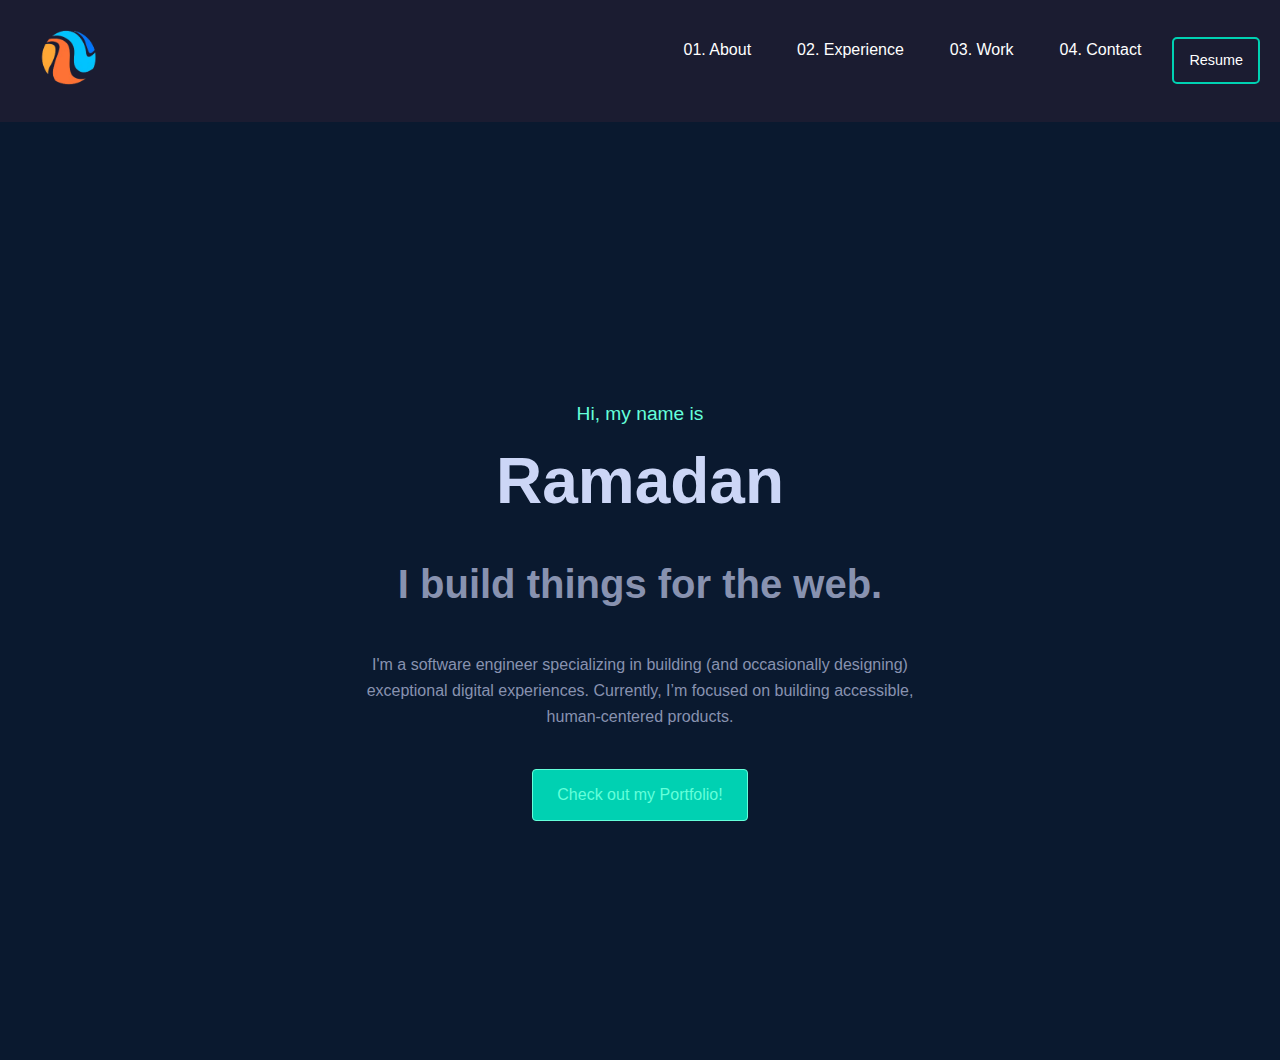
<file: index.html>
<!DOCTYPE html>
<html lang="en">
<head>
  <meta charset="UTF-8">
  <meta name="viewport" content="width=device-width, initial-scale=1.0">
  <title>shittu site</title>
  <link rel="stylesheet" href="style.css">
</head>
<body>
  <header>
    <nav>
      <a href="#"><img src="image/logo3.png" alt="Site Logo" class="logo"></a>
      <ul class="nav-links">
        <li><a href="https://github.com/SHITTURAMADAN/myproject">01. About</a></li>
        <li><a href="https://github.com/SHITTURAMADAN/myproject">02. Experience</a></li>
        <li><a href="https://github.com/SHITTURAMADAN/myproject">03. Work</a></li>
        <li><a href="https://github.com/SHITTURAMADAN/myproject">04. Contact</a></li>
        <a href="https://github.com/SHITTURAMADAN/myproject" class="resume-btn">Resume</a>
      </ul>
      <div class="hamburger">
        <span></span>
        <span></span>
        <span></span>
      </div>
    </nav>
  </header>
  

  <section class="hero">
    <p class="intro-text">Hi, my name is</p>
    <h1 class="name">Ramadan</h1>
    <h2 class="tagline">I build things for the web.</h2>
    <p class="description">
      I'm a software engineer specializing in building (and occasionally designing) exceptional digital experiences. Currently, I’m focused on building accessible, human-centered products.
    </p>
    <a href="https://github.com/SHITTURAMADAN/myproject" class="cta-btn">Check out my Portfolio!</a>
  </section>



  <script>
    const hamburger = document.querySelector('.hamburger');
    const navLinks = document.querySelector('.nav-links');
  
    hamburger.addEventListener('click', () => {
      hamburger.classList.toggle('active');
      navLinks.classList.toggle('active');
    });
  </script>
  
</body>
</html>
</file>
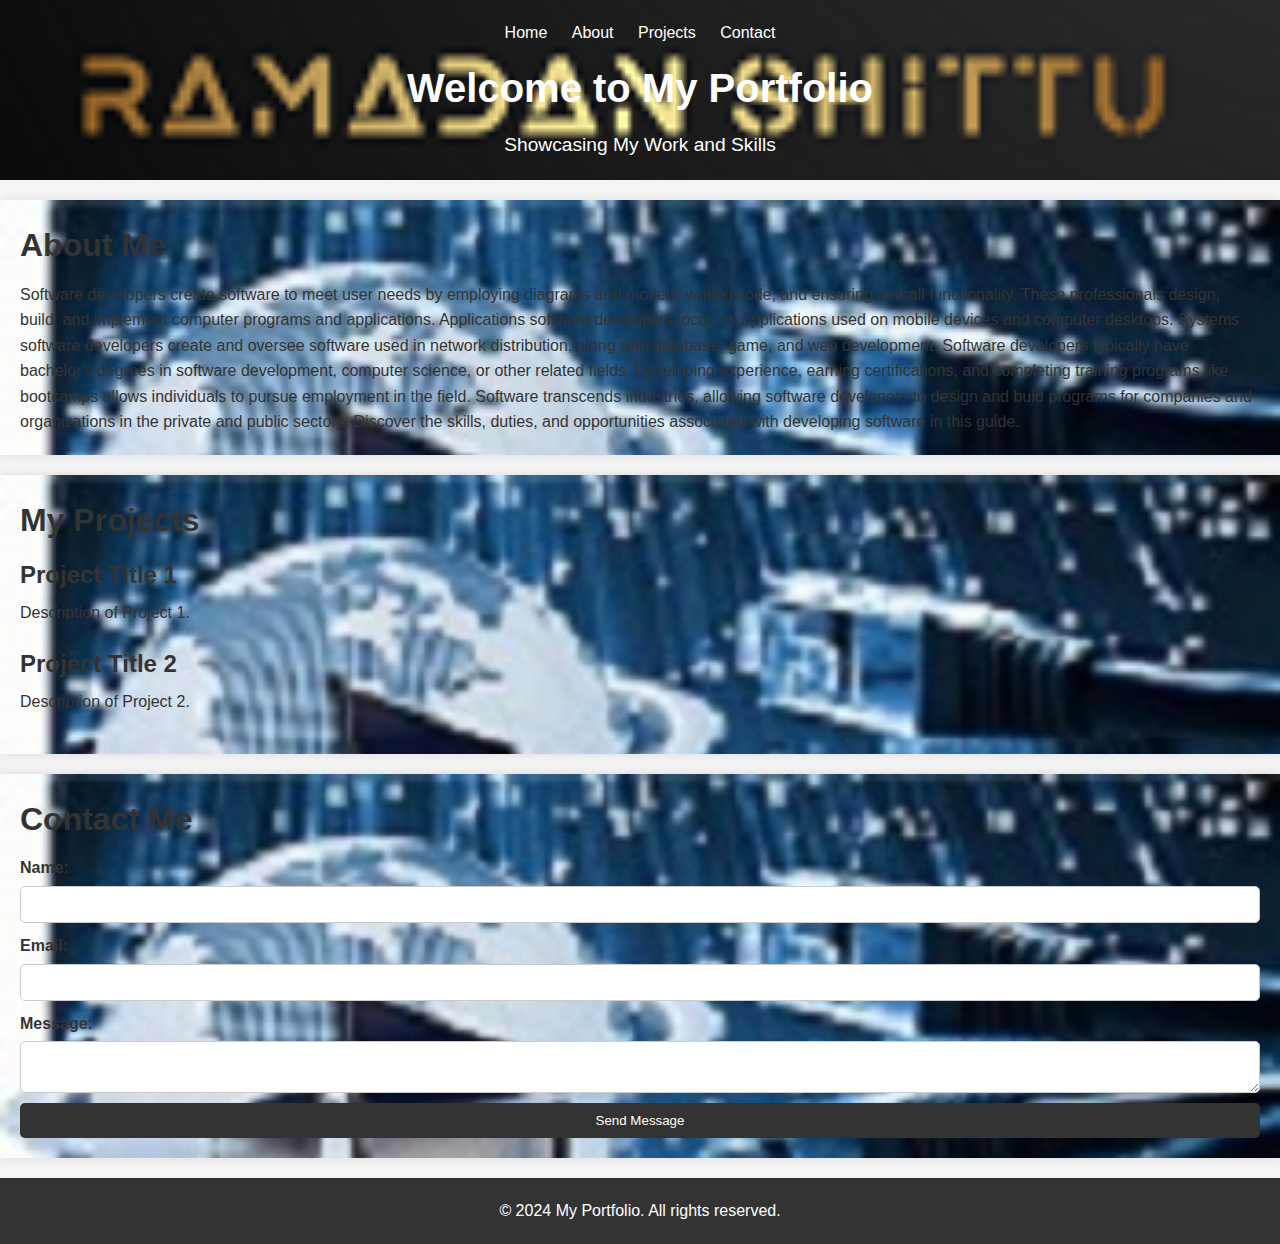
<file: index2.html>
<!DOCTYPE html>
<html lang="en">
<head>
    <meta charset="UTF-8">
    <meta name="viewport" content="width=device-width, initial-scale=1.0">
    <title>My Portfolio</title>
    <link rel="stylesheet" href="style2.css">
</head>
<body>
    <header>
        <nav>
            <ul>
                <li><a href="#home">Home</a></li>
                <li><a href="#about">About</a></li>
                <li><a href="#projects">Projects</a></li>
                <li><a href="#contact">Contact</a></li>
            </ul>
        </nav>
        <h1>Welcome to My Portfolio</h1>
        <p>Showcasing My Work and Skills</p>
    </header>

    <section id="about">
        <span class="colour-change">
        <h2>About Me</h2>
        <p> Software developers create software to meet user needs by employing diagrams and models,
            writing code, and ensuring overall functionality. These professionals design, build,
             and implement computer programs and applications. Applications software developers
              focus on applications used on mobile devices and computer desktops.
               Systems software developers create and oversee software used in network
                distribution, along with database, game, and web development. Software developers 
                typically have bachelor's degrees in software development, computer science, or other related fields.
                 Developing experience, earning certifications, and completing training programs like bootcamps
                  allows individuals to pursue employment in the field. Software transcends industries, allowing
                   software developers to design and buid programs for companies and organizations in the private
                    and public sectors. Discover the skills, duties, and opportunities associated with developing
                     software in this guide.</p>
                    </span>
                    <style>
                        .colour-change {
                         animation: colour-change  5s infinite;
                        }
                        @keyframes colour-change {
                            0% {color: aqua;}
                            50% {color: blue;}
                            100%{color: black;}
                                }
                             </style>
    </section>

    <section id="projects">
        <h2>My Projects</h2>
        <div class="project">
            <h3>Project Title 1</h3>
            <p>Description of Project 1.</p>
        </div>
        <div class="project">
            <h3>Project Title 2</h3>
            <p>Description of Project 2.</p>
        </div>
        <!-- Add more projects as needed -->
    </section>

    <section id="contact">
        <h2>Contact Me</h2>
        <form action="#" method="post">
            <label for="name">Name:</label>
            <input type="text" id="name" name="name" required>

            <label for="email">Email:</label>
            <input type="email" id="email" name="email" required>

            <label for="message">Message:</label>
            <textarea id="message" name="message" required></textarea>

            <button type="submit">Send Message</button>
        </form>
    </section>

    <footer>
        <p>&copy; 2024 My Portfolio. All rights reserved.</p>
    </footer>
</body>
</html>
</file>
<file: style.css>
/* Add this to your style.css */

body {
    margin: 0;
    font-family: Arial, sans-serif;
  }
  
  .hidden {
    opacity: 0;
    transform: translateX(-100%);
  }
  
  .slide-in {
    animation: slideIn 1s ease-out forwards;
  }
  
  @keyframes slideIn {
    0% {
      opacity: 0;
      transform: translateX(-100%);
    }
    100% {
      opacity: 1;
      transform: translateX(0);
    }
  }

  /* General reset */
* {
    margin: 0;
    padding: 0;
    box-sizing: border-box;
  }
  
  body {
    font-family: 'Arial', sans-serif;
    color: #333;
    background-color: #f7f7f7;
    line-height: 1.6;
  }
  
  /* Navigation styling */
  header {
    background-color: #333;
    padding: 20px 0;
  }
  
  nav {
    display: flex;
    justify-content: space-between;
    align-items: center;
    padding: 0 20px;
  }
  
  .logo {
    width: 100px;
    height: auto;
  }
  
  nav ul {
    display: flex;
    justify-content: space-around;
    list-style-type: none;
  }
  
  nav ul li {
    margin: 0 15px;
  }
  
  nav ul li a {
    color: #fff;
    text-decoration: none;
    font-size: 16px;
  }
  
  nav ul a:hover {
    color: #00d1b2;
  }
  
  .resume-btn {
    color: #fff;
    border: 2px solid #00d1b2;
    padding: 10px 15px;
    border-radius: 5px;
    transition: background-color 0.3s, color 0.3s;
  }
  
  .resume-btn:hover {
    background-color: #00d1b2;
    color: #fff;
  }
  
  /* Hero Section */
  .hero {
    display: flex;
    flex-direction: column;
    justify-content: center;
    align-items: center;
    height: 100vh;
    text-align: center;
    /* background-color: #f7f7f7; */
    padding: 0 20px;
  }
  
  .intro-text {
    font-size: 1.2rem;
    color: #666;
    animation: fadeInUp 1s ease-in-out;
  }
  
  .name {
    font-size: 4rem;
    color: #333;
    animation: fadeInUp 1.5s ease-in-out;
  }
  
  .tagline {
    font-size: 2.5rem;
    color: #00d1b2;
    margin: 20px 0;
    animation: fadeInUp 2s ease-in-out;
  }
  
  .description {
    font-size: 1.2rem;
    max-width: 700px;
    color: #555;
    margin-bottom: 40px;
    animation: fadeInUp 2.5s ease-in-out;
  }
  
  .cta-btn {
    padding: 12px 25px;
    background-color: #00d1b2;
    color: #fff;
    text-decoration: none;
    border-radius: 30px;
    transition: background-color 0.3s;
    animation: fadeInUp 3s ease-in-out;
  }
  
  .cta-btn:hover {
    background-color: #028c7e;
  }
  
  /* Fade in animation */
  @keyframes fadeInUp {
    from {
      opacity: 0;
      transform: translateY(20px);
    }
    to {
      opacity: 1;
      transform: translateY(0);
    }
  }
  
  /* Responsive styles */
  @media (max-width: 768px) {
    .name {
      font-size: 3rem;
    }
    
    .tagline {
      font-size: 2rem;
    }
    
    .description {
      font-size: 1rem;
    }
  
    nav ul {
      flex-direction: column;
    }
  }
  
  














* {
    margin: 0;
    padding: 0;
    box-sizing: border-box;
  }
  
  body {
    font-family: 'Arial', sans-serif;
    background-color: #0a192f;
    color: #ccd6f6;
    line-height: 1.6;
    display: flex;
    justify-content: center;
    align-items: center;
    min-height: 100vh;
    padding: 0 2rem;
  }
  
  header {
    position: fixed;
    top: 0;
    width: 100%;
    padding: 1rem 0;
    background-color: #0a192f;
    z-index: 10;
  }
  
  nav ul {
    list-style: none;
    display: flex;
    justify-content: flex-end;
    gap: 1rem;
  }
  
  nav a {
    color: #64ffda;
    text-decoration: none;
    font-size: 0.9rem;
    font-weight: 500;
  }
  
  .resume-btn {
    padding: 0.5rem 1rem;
    border: 1px solid #64ffda;
    color: #64ffda;
    text-decoration: none;
    font-size: 0.9rem;
    border-radius: 4px;
    transition: 0.3s ease;
  }
  
  .resume-btn:hover {
    background-color: rgba(100, 255, 218, 0.1);
  }
  
  .hero {
    text-align: center;
    margin-top: 15vh;
  }
  
  .intro-text {
    color: #64ffda;
    font-size: 1.2rem;
  }
  
  .name {
    font-size: 4rem;
    font-weight: bold;
    color: #ccd6f6;
  }
  
  .tagline {
    font-size: 2.5rem;
    color: #8892b0;
  }
  
  .description {
    font-size: 1rem;
    color: #8892b0;
    max-width: 600px;
    margin: 1rem auto;
  }
  
  .cta-btn {
    margin-top: 1.5rem;
    padding: 0.75rem 1.5rem;
    border: 1px solid #64ffda;
    color: #64ffda;
    text-decoration: none;
    border-radius: 4px;
    transition: 0.3s ease;
  }
  
  .cta-btn:hover {
    background-color: rgba(100, 255, 218, 0.1);
  }
  

  /* General reset */
* {
    margin: 0;
    padding: 0;
    box-sizing: border-box;
  }
  
  body {
    font-family: 'Arial', sans-serif;
    color: #333;
    /* background-color: #f7f7f7; */
    line-height: 1.6;
  }
  
  /* Navigation styling */
  header {
    background-color: #1b1c31;
    padding: 20px 0;

  }
  
  nav {
    display: flex;
    justify-content: space-between;
    align-items: center;
    padding: 0 20px;
  }
  
  .logo {
    width: 100px;
    height: auto;
  }
  
  /* Hamburger icon styling */
  .hamburger {
    display: none;
    flex-direction: column;
    cursor: pointer;
    margin-right: 10px;
  }
  
  .hamburger span {
    height: 3px;
    width: 25px;
    background-color: #fff;
    margin: 4px 0;
    transition: 0.4s;
  }
  
  /* Navigation Links */
  nav ul {
    display: flex;
    justify-content: space-around;
    list-style-type: none;
  }
  
  nav ul li {
    margin: 0 15px;
  }
  
  nav ul li a {
    color: #fff;
    text-decoration: none;
    font-size: 16px;
  }
  
  nav ul a:hover {
    color: #00d1b2;
  }
  
  .resume-btn {
    color: #fff;
    border: 2px solid #00d1b2;
    padding: 10px 15px;
    border-radius: 5px;
    transition: background-color 0.3s, color 0.3s;
  }
  
  .resume-btn:hover {
    background-color: #00d1b2;
    color: #fff;
  }
  
  /* Responsive Navigation */
  @media (max-width: 768px) {
    .nav-links {
      position: absolute;
      top: 70px;
      right: 0;
      height: 60vh;
      width: 100%;
      background-color: #191829;
      flex-direction: column;
      align-items: center;
      justify-content: center;
      display: none;
      transition: all 0.3s ease;
    }
  
    .nav-links.active {
      display: flex;
    }
  
    .nav-links li {
      margin: 20px 0;
    }
  
    /* Hamburger icon visible */
    .hamburger {
      display: flex;
    }
  }
  
  /* Animate hamburger icon */
  .hamburger.active span:nth-child(1) {
    transform: rotate(-45deg) translate(-5px, 6px);
  }
  
  .hamburger.active span:nth-child(2) {
    opacity: 0;
  }
  
  .hamburger.active span:nth-child(3) {
    transform: rotate(45deg) translate(-5px, -6px);
  }
  

  .hero{
    margin-top: 10rem;
  }
</file>
<file: style2.css>
* {
    margin: 0;
    padding: 0;
    box-sizing: border-box;
}

body {
    font-family: Arial, sans-serif;
    line-height: 1.6;
    background-color: #f4f4f4;
    color: #333;
}

header {
    background-image: url(images/ramadan_logo.PNG);
    background-size: cover;
    color: #fff;
    padding: 20px;
    text-align: center;
}

nav ul {
    list-style: none;
}

nav ul li {
    display: inline;
    margin: 0 10px;
}

nav ul li a {
    color: #fff;
    text-decoration: none;
}

header h1 {
    font-size: 2.5rem;
    margin: 10px 0;
}

header p {
    font-size: 1.2rem;
}

section {
    padding: 20px;
    margin: 20px 0;
    box-shadow: 0 0 10px rgba(0, 0, 0, 0.1);
    background-image:url(images/OIP.jpg);
    background-size: cover;
    
    
}

h2 {
    font-size: 2rem;
    margin-bottom: 10px;
}

.project {
    margin-bottom: 20px;
}

.project h3 {
    font-size: 1.5rem;
    margin-bottom: 5px;
}

form {
    display: flex;
    flex-direction: column;
}

form label {
    margin-bottom: 5px;
    font-weight: bold;
}

form input, form textarea {
    margin-bottom: 10px;
    padding: 10px;
    border: 1px solid #ccc;
    border-radius: 5px;
}

form button {
    padding: 10px;
    border: none;
    background-color: #333;
    color: #fff;
    cursor: pointer;
    border-radius: 5px;
}

form button:hover {
    background-color: #555;
}

footer {
    text-align: center;
    padding: 20px;
    background-color: #333;
    color: #fff;
    margin-top: 20px;
}
</file>
